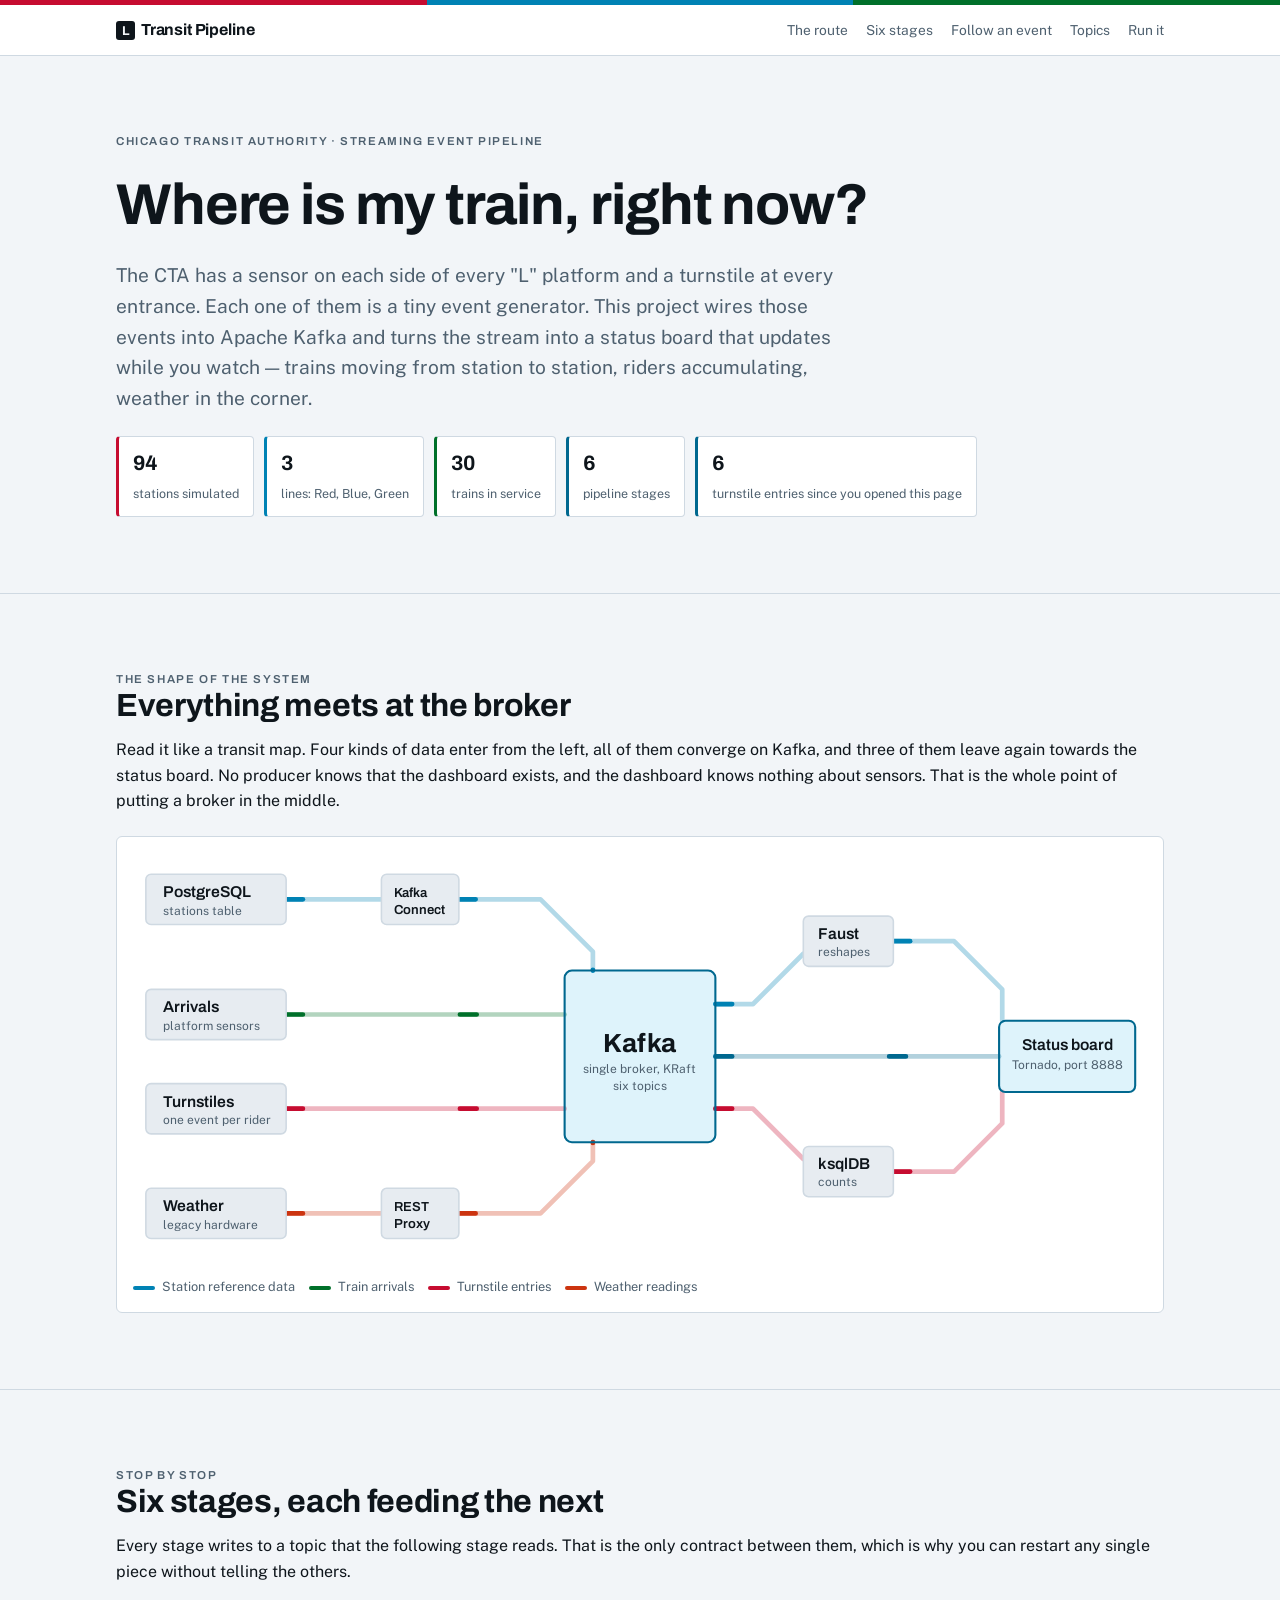
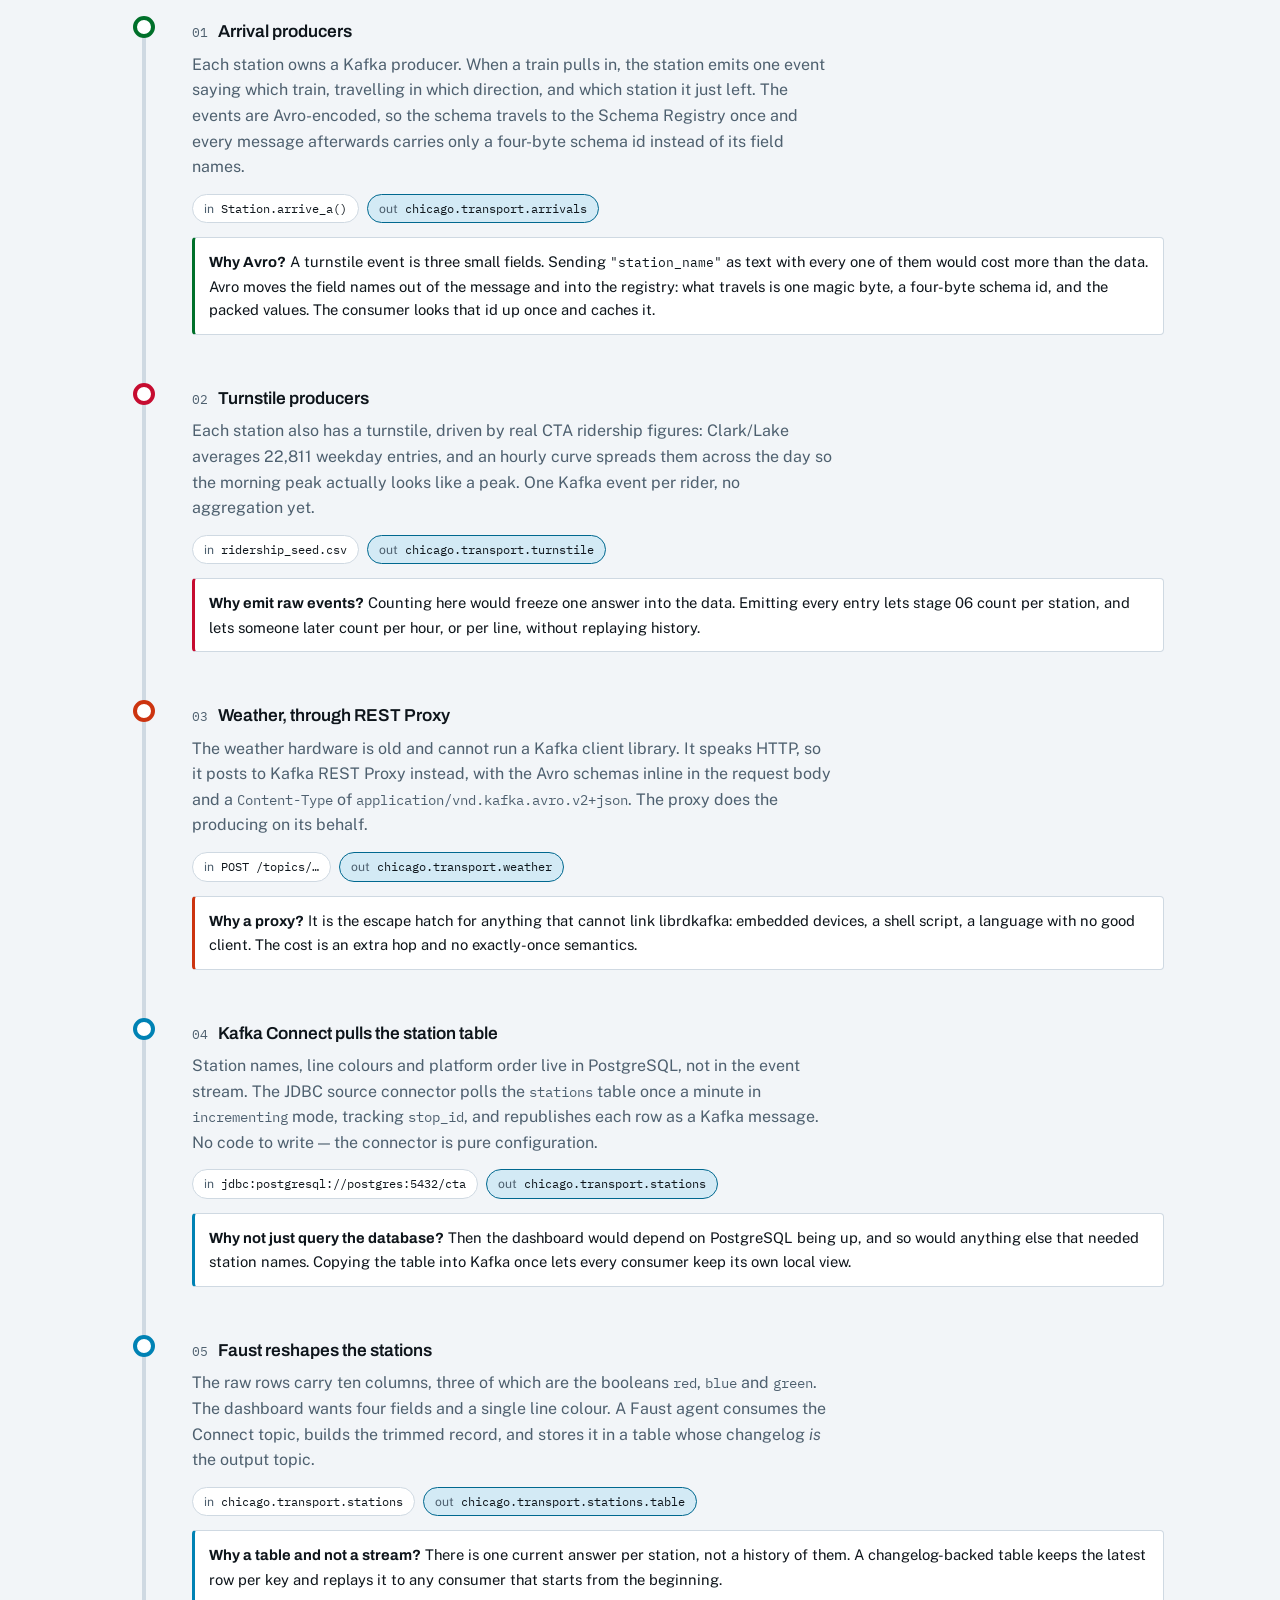
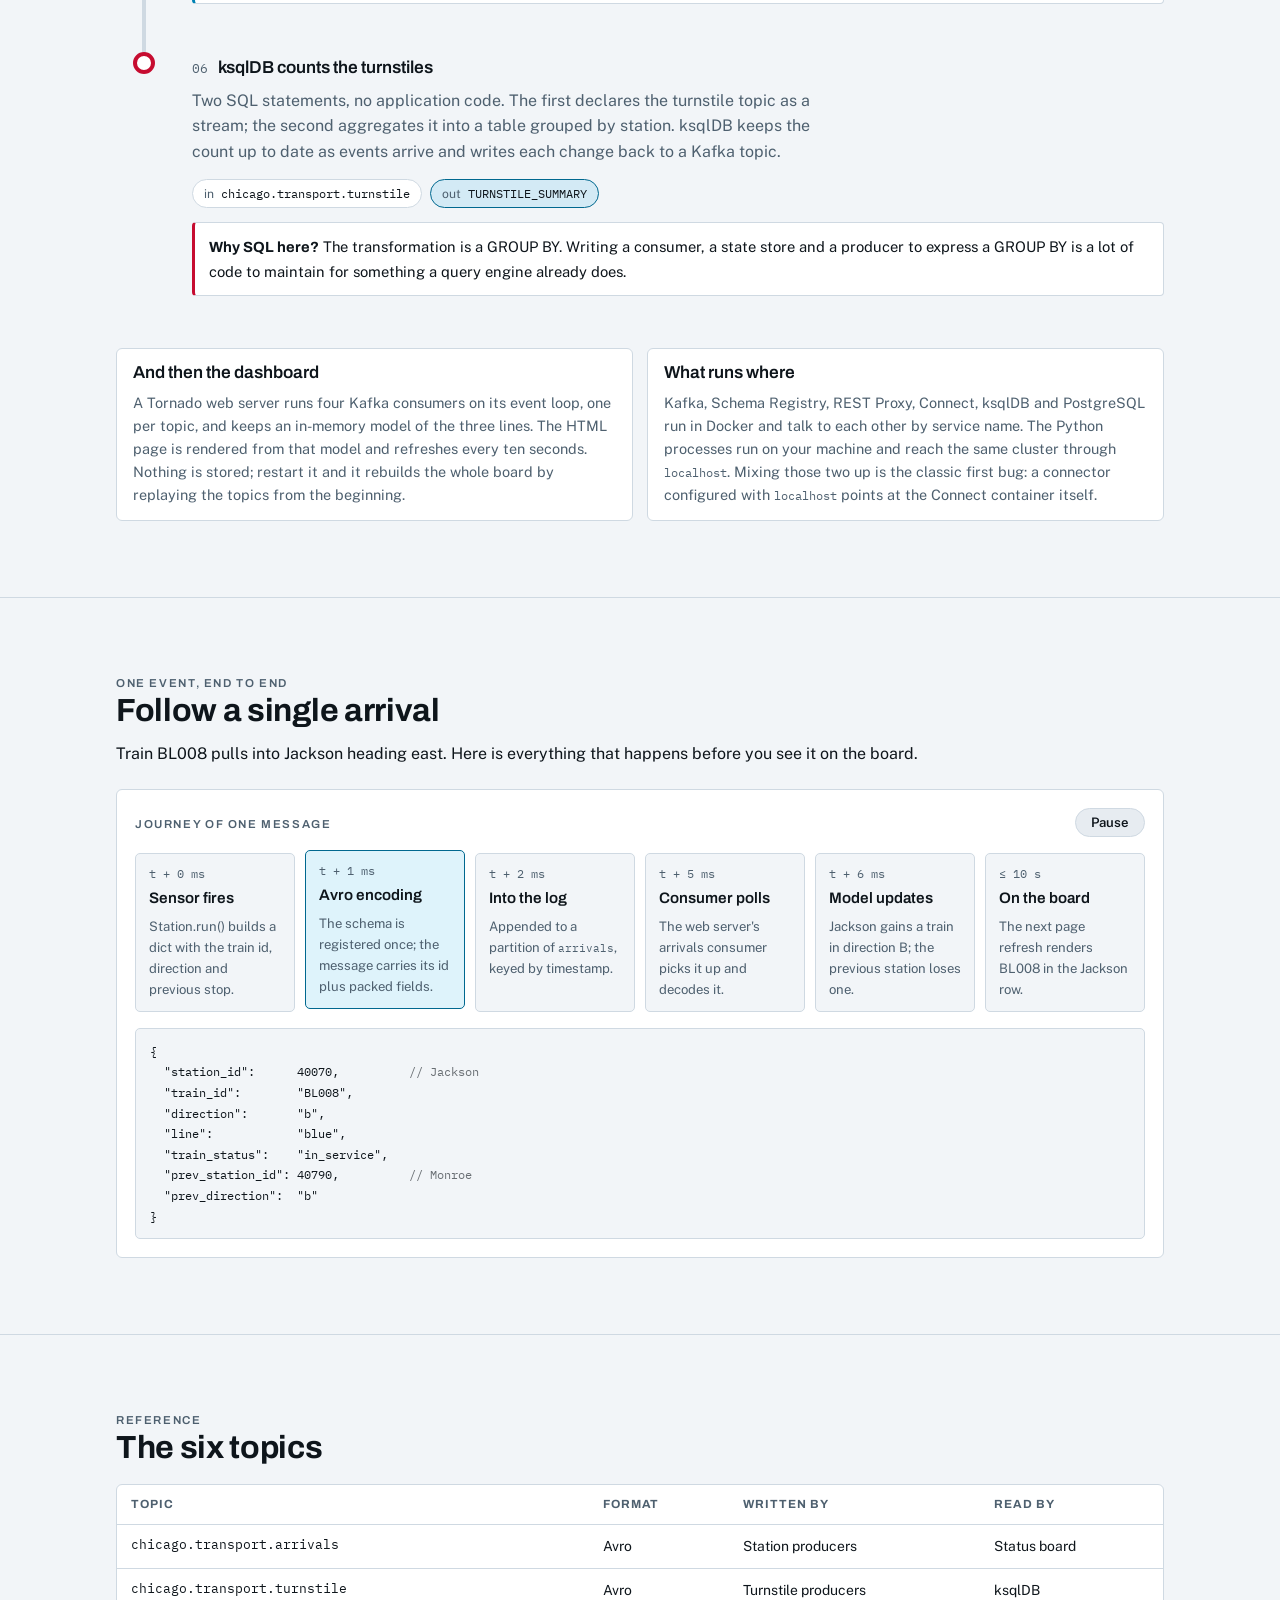
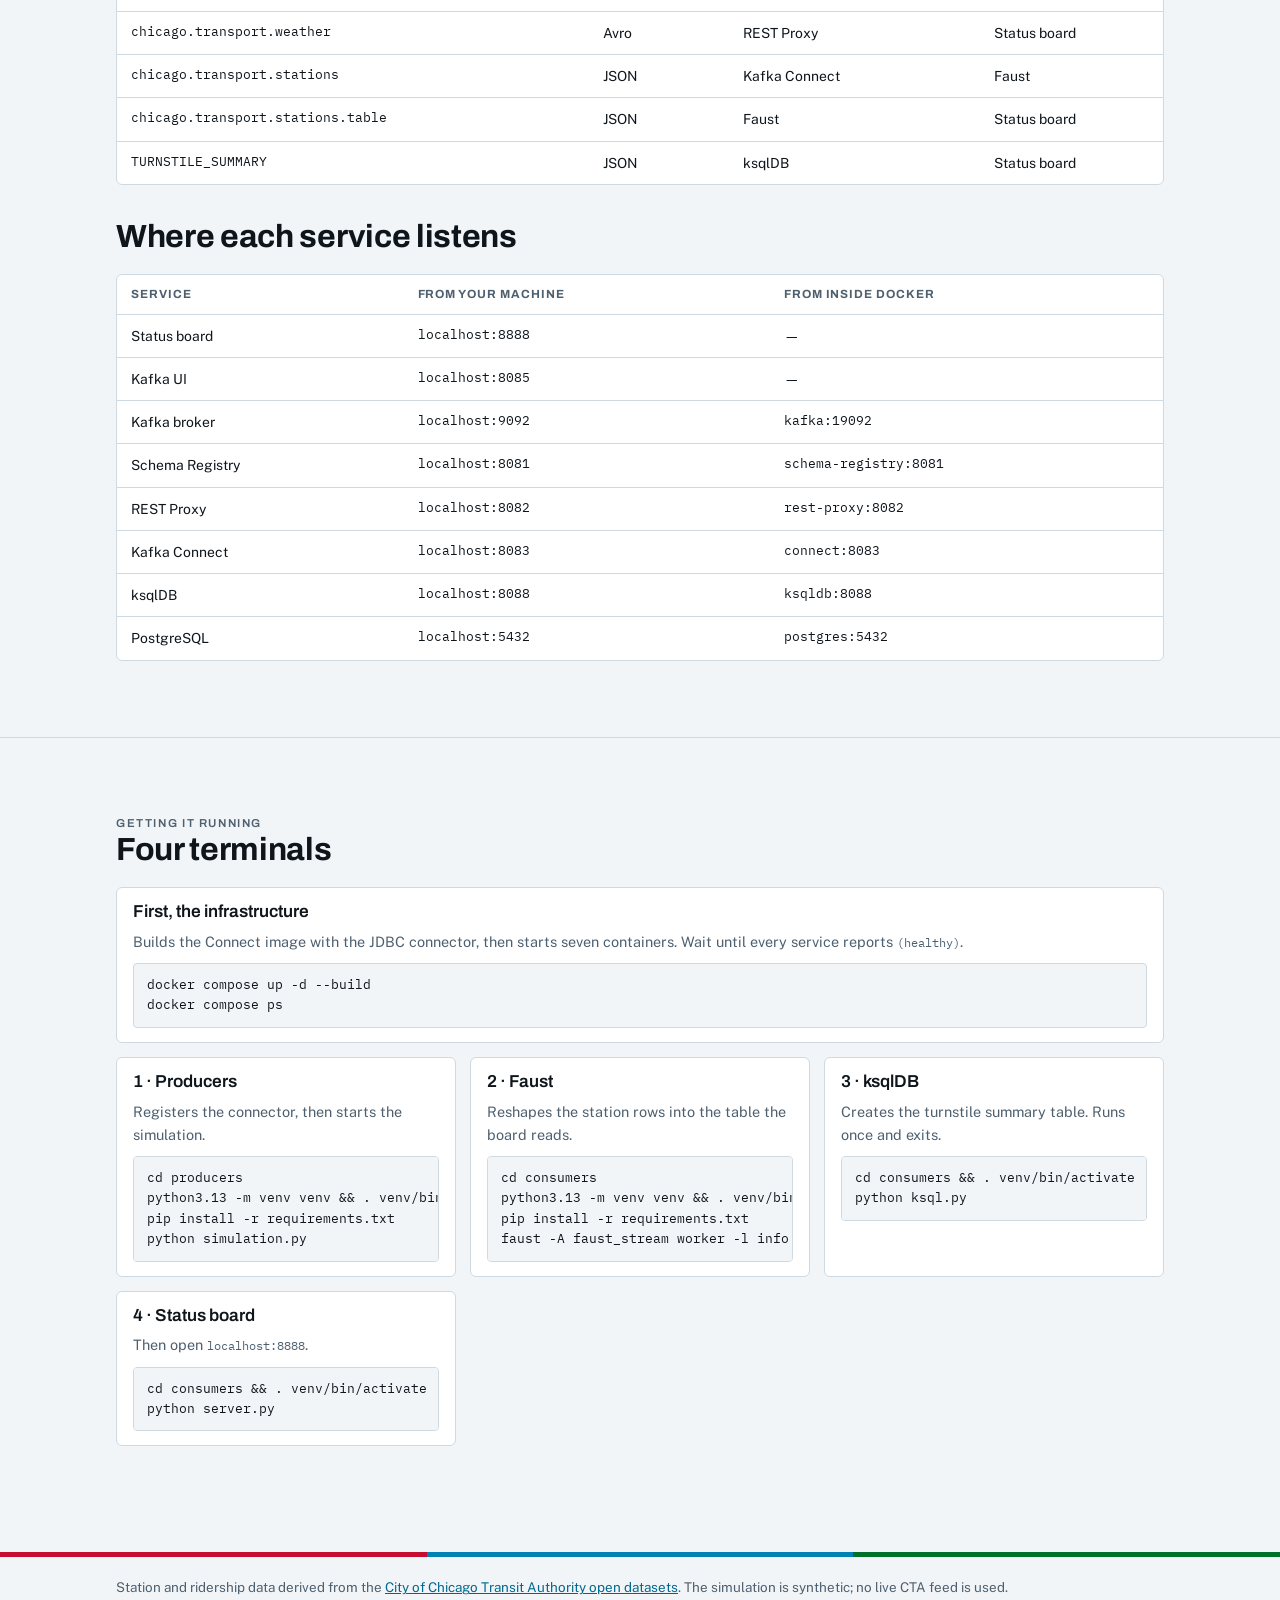
<file: docs/index.html>
<!doctype html>
<html lang="en">
<head>
<meta charset="utf-8">
<meta name="viewport" content="width=device-width, initial-scale=1, viewport-fit=cover">
<title>CTA Transit Pipeline</title>
<meta name="claude:viewport-fit-sides" content="cover">
<meta name="description" content="How a Kafka event pipeline turns Chicago Transit Authority sensor data into a live train status board.">
<link rel="preconnect" href="https://fonts.googleapis.com">
<link rel="preconnect" href="https://fonts.gstatic.com" crossorigin>
<link rel="stylesheet" href="https://fonts.googleapis.com/css2?family=Archivo:wght@600;700&family=IBM+Plex+Mono:wght@400;500&family=Public+Sans:wght@400;500;600&display=swap">
<style>
/* Layout: a transit route diagram read left to right, then a vertical line
   rail down the page with one station stop per pipeline stage. */
:root {
  --bg: #f2f5f8;
  --surface: #ffffff;
  --surface-2: #e7ecf1;
  --fg: #0e151b;
  --fg-muted: #4e606f;
  --rule: #cfd9e2;
  --accent: #00688f;
  --accent-soft: rgba(0, 161, 222, 0.13);
  --line-red: #c60c30;
  --line-blue: #0082b4;
  --line-green: #00702a;
  --line-orange: #cc3410;

  --font-display: "Archivo", "Helvetica Neue", Helvetica, Arial, sans-serif;
  --font-body: "Public Sans", "Helvetica Neue", Helvetica, Arial, sans-serif;
  --font-mono: "IBM Plex Mono", ui-monospace, "SF Mono", Menlo, monospace;

  padding-top: env(safe-area-inset-top, 0px);
  padding-bottom: env(safe-area-inset-bottom, 0px);
  color-scheme: light;
}

@media (prefers-color-scheme: dark) {
  :root:not([data-theme="light"]) {
    --bg: #0a1016;
    --surface: #121b24;
    --surface-2: #1a2531;
    --fg: #e6eef5;
    --fg-muted: #90a3b4;
    --rule: #25323f;
    --accent: #45bdf0;
    --accent-soft: rgba(0, 161, 222, 0.18);
    --line-red: #ea4e68;
    --line-blue: #2b9fd6;
    --line-green: #1aa05f;
    --line-orange: #e86a35;
    color-scheme: dark;
  }
}
:root[data-theme="dark"] {
  --bg: #0a1016;
  --surface: #121b24;
  --surface-2: #1a2531;
  --fg: #e6eef5;
  --fg-muted: #90a3b4;
  --rule: #25323f;
  --accent: #45bdf0;
  --accent-soft: rgba(0, 161, 222, 0.18);
  --line-red: #ea4e68;
  --line-blue: #2b9fd6;
  --line-green: #1aa05f;
  --line-orange: #e86a35;
  color-scheme: dark;
}

* { box-sizing: border-box; }
body {
  margin: 0;
  background: var(--bg);
  color: var(--fg);
  font-family: var(--font-body);
  font-size: 16px;
  line-height: 1.6;
  -webkit-font-smoothing: antialiased;
}
img { max-width: 100%; }
[hidden] { display: none !important; }

h1, h2, h3 { font-family: var(--font-display); text-wrap: balance; line-height: 1.15; margin: 0; }
h1 { font-size: clamp(2.1rem, 6vw, 3.6rem); font-weight: 700; letter-spacing: -0.02em; }
h2 { font-size: clamp(1.4rem, 3.4vw, 2rem); font-weight: 700; letter-spacing: -0.01em; }
h3 { font-size: 1.08rem; font-weight: 600; }
p { margin: 0; }
a { color: var(--accent); }
code, .mono { font-family: var(--font-mono); font-size: 0.86em; }

.wrap {
  max-width: 1080px;
  margin: 0 auto;
  padding-left: max(16px, env(safe-area-inset-left, 0px));
  padding-right: max(16px, env(safe-area-inset-right, 0px));
}
.band { padding-block: clamp(40px, 7vw, 76px); }
.band + .band { border-top: 1px solid var(--rule); }

.eyebrow {
  font-family: var(--font-display);
  font-size: 0.72rem;
  font-weight: 600;
  letter-spacing: 0.14em;
  text-transform: uppercase;
  color: var(--fg-muted);
}

/* ---- route stripe, the CTA line colours ---- */
.stripe { display: flex; height: 5px; }
.stripe span { flex: 1; }
.stripe .r { background: var(--line-red); }
.stripe .b { background: var(--line-blue); }
.stripe .g { background: var(--line-green); }

/* ---- header ---- */
header.site {
  position: sticky;
  top: env(safe-area-inset-top, 0px);
  z-index: 10;
  background: var(--surface);
  border-bottom: 1px solid var(--rule);
}
body::before {
  content: "";
  position: fixed;
  inset: 0 0 auto;
  height: env(safe-area-inset-top, 0px);
  z-index: 10;
  background: var(--surface);
}
.site .inner {
  display: flex;
  align-items: center;
  justify-content: space-between;
  gap: 16px;
  padding-block: 12px;
  flex-wrap: wrap;
}
.wordmark { font-family: var(--font-display); font-weight: 700; letter-spacing: -0.01em; }
.wordmark .l {
  display: inline-grid;
  place-items: center;
  width: 1.5em; height: 1.5em;
  margin-right: 0.45em;
  background: var(--fg);
  color: var(--bg);
  border-radius: 3px;
  font-size: 0.8em;
}
.site nav { display: flex; gap: 18px; flex-wrap: wrap; font-size: 0.86rem; }
.site nav a { color: var(--fg-muted); text-decoration: none; }
.site nav a:hover { color: var(--accent); }

/* ---- hero ---- */
.hero { display: grid; gap: 22px; }
.hero .lede { font-size: clamp(1.02rem, 2vw, 1.2rem); color: var(--fg-muted); max-width: 62ch; }
.facts { display: flex; flex-wrap: wrap; gap: 10px; }
.fact {
  border: 1px solid var(--rule);
  border-left: 3px solid var(--fct, var(--accent));
  background: var(--surface);
  border-radius: 4px;
  padding: 10px 14px;
  min-width: 0;
}
.fact b { font-family: var(--font-display); font-size: 1.3rem; display: block; font-variant-numeric: tabular-nums; }
.fact span { font-size: 0.78rem; color: var(--fg-muted); }

/* ---- route diagram ---- */
.diagram { background: var(--surface); border: 1px solid var(--rule); border-radius: 6px; padding: 10px; }
.diagram .scroller { overflow-x: auto; }
.diagram svg { display: block; min-width: 760px; width: 100%; height: auto; }
.node-box { fill: var(--surface-2); stroke: var(--rule); stroke-width: 1.5; }
.node-box.hub { fill: var(--accent-soft); stroke: var(--accent); stroke-width: 2; }
.node-t { font-family: var(--font-display); font-size: 15px; font-weight: 600; fill: var(--fg); }
.node-s { font-family: var(--font-body); font-size: 11.5px; fill: var(--fg-muted); }
.hub-t { font-family: var(--font-display); font-size: 25px; font-weight: 700; fill: var(--fg); letter-spacing: 0.02em; }
.track { fill: none; stroke-width: 4.5; stroke-linecap: round; stroke-linejoin: round; opacity: 0.3; }
.pulse { fill: none; stroke-width: 4.5; stroke-linecap: round; stroke-linejoin: round;
         stroke-dasharray: 16 150; animation: flow 3.2s linear infinite; }
@keyframes flow { to { stroke-dashoffset: -166; } }
.t-blue { stroke: var(--line-blue); }
.t-green { stroke: var(--line-green); }
.t-red { stroke: var(--line-red); }
.t-orange { stroke: var(--line-orange); }
.t-accent { stroke: var(--accent); }
.legend { display: flex; flex-wrap: wrap; gap: 14px; padding: 12px 6px 4px; font-size: 0.8rem; color: var(--fg-muted); }
.legend i { display: inline-block; width: 22px; height: 4px; border-radius: 2px; margin-right: 7px; vertical-align: middle; }

/* ---- stages along a rail ---- */
.stages { display: grid; gap: 0; margin-top: 10px; }
.stage {
  display: grid;
  grid-template-columns: 56px minmax(0, 1fr);
  gap: 0 20px;
  position: relative;
}
.rail { position: relative; }
.rail::before {
  content: "";
  position: absolute;
  left: 50%; top: 0; bottom: 0;
  width: 4px;
  margin-left: -2px;
  background: var(--rule);
}
.stage:first-child .rail::before { top: 34px; }
.stage:last-child .rail::before { bottom: calc(100% - 34px); }
.stop {
  position: absolute;
  left: 50%; top: 22px;
  width: 22px; height: 22px;
  margin-left: -11px;
  border-radius: 50%;
  background: var(--surface);
  border: 4px solid var(--stop, var(--accent));
  z-index: 1;
}
.stage-body { padding-block: 14px 26px; min-width: 0; }
.stage-head { display: flex; align-items: baseline; gap: 10px; flex-wrap: wrap; padding-top: 14px; }
.stage-num { font-family: var(--font-mono); font-size: 0.8rem; color: var(--fg-muted); }
.stage-body > p { color: var(--fg-muted); margin-top: 8px; max-width: 64ch; }
.io {
  display: flex; flex-wrap: wrap; gap: 8px; margin-top: 14px;
}
.chip {
  display: inline-flex; align-items: center; gap: 7px;
  border: 1px solid var(--rule); background: var(--surface);
  border-radius: 999px; padding: 4px 11px;
  font-family: var(--font-mono); font-size: 0.76rem;
  min-width: 0;
}
.chip em { font-style: normal; color: var(--fg-muted); font-family: var(--font-body); }
.chip.out { border-color: var(--accent); background: var(--accent-soft); }
.why {
  margin-top: 14px; padding: 12px 14px;
  background: var(--surface); border: 1px solid var(--rule);
  border-left: 3px solid var(--stop, var(--accent));
  border-radius: 4px; font-size: 0.92rem;
}
.why b { font-family: var(--font-display); }

/* ---- walkthrough ---- */
.walk { background: var(--surface); border: 1px solid var(--rule); border-radius: 6px; padding: 18px; margin-top: 22px; }
.walk-head { display: flex; justify-content: space-between; align-items: center; gap: 14px; flex-wrap: wrap; }
.walk-steps { display: grid; grid-template-columns: repeat(auto-fit, minmax(150px, 1fr)); gap: 10px; margin-top: 16px; }
.wstep {
  border: 1px solid var(--rule); background: var(--bg);
  border-radius: 5px; padding: 11px 13px; min-width: 0;
  transition: background 0.35s ease, border-color 0.35s ease, transform 0.35s ease;
}
.wstep.on { background: var(--accent-soft); border-color: var(--accent); transform: translateY(-3px); }
.wstep .k { font-family: var(--font-mono); font-size: 0.72rem; color: var(--fg-muted); }
.wstep .v { font-family: var(--font-display); font-weight: 600; font-size: 0.95rem; margin-top: 3px; }
.wstep .d { font-size: 0.82rem; color: var(--fg-muted); margin-top: 5px; }
.payload {
  margin-top: 16px; background: var(--bg); border: 1px solid var(--rule);
  border-radius: 5px; padding: 12px 14px; overflow-x: auto;
}
.payload pre { margin: 0; font-family: var(--font-mono); font-size: 0.78rem; line-height: 1.65; }
.btn {
  font-family: var(--font-body); font-size: 0.82rem; font-weight: 600;
  border: 1px solid var(--rule); background: var(--surface-2); color: var(--fg);
  border-radius: 999px; padding: 6px 15px; cursor: pointer;
}
.btn:hover { border-color: var(--accent); color: var(--accent); }

/* ---- tables and code ---- */
.tablewrap { overflow-x: auto; border: 1px solid var(--rule); border-radius: 6px; background: var(--surface); }
table { border-collapse: collapse; width: 100%; font-size: 0.87rem; min-width: 540px; }
th, td { text-align: left; padding: 10px 14px; border-bottom: 1px solid var(--rule); vertical-align: top; }
th { font-family: var(--font-display); font-size: 0.74rem; letter-spacing: 0.08em; text-transform: uppercase; color: var(--fg-muted); }
tr:last-child td { border-bottom: 0; }
td.mono { font-family: var(--font-mono); font-size: 0.8rem; white-space: nowrap; }

.steps-run { display: grid; gap: 14px; margin-top: 18px; }
.runcard { border: 1px solid var(--rule); background: var(--surface); border-radius: 6px; padding: 14px 16px; min-width: 0; }
.runcard h3 { margin-bottom: 8px; }
.runcard p { color: var(--fg-muted); font-size: 0.9rem; }
.runcard pre {
  margin: 10px 0 0; background: var(--bg); border: 1px solid var(--rule);
  border-radius: 4px; padding: 11px 13px; overflow-x: auto;
  font-family: var(--font-mono); font-size: 0.8rem; line-height: 1.6;
}
.grid2 { display: grid; grid-template-columns: repeat(auto-fit, minmax(270px, 1fr)); gap: 14px; }

footer.site { padding-block: 30px; color: var(--fg-muted); font-size: 0.84rem; }

@media (max-width: 560px) {
  .stage { grid-template-columns: 38px minmax(0, 1fr); gap: 0 14px; }
  .stop { width: 18px; height: 18px; margin-left: -9px; border-width: 3px; }
}

@media (prefers-reduced-motion: reduce) {
  .pulse { animation: none; stroke-dasharray: none; opacity: 0.85; }
  .wstep { transition: none; }
  * { scroll-behavior: auto; }
}
</style>
</head>
<body>

<header class="site">
  <div class="stripe"><span class="r"></span><span class="b"></span><span class="g"></span></div>
  <div class="wrap inner">
    <div class="wordmark"><span class="l">L</span>Transit Pipeline</div>
    <nav>
      <a href="#route">The route</a>
      <a href="#stages">Six stages</a>
      <a href="#follow">Follow an event</a>
      <a href="#topics">Topics</a>
      <a href="#run">Run it</a>
    </nav>
  </div>
</header>

<section class="band">
  <div class="wrap hero">
    <p class="eyebrow">Chicago Transit Authority &middot; streaming event pipeline</p>
    <h1>Where is my train, right now?</h1>
    <p class="lede">
      The CTA has a sensor on each side of every "L" platform and a turnstile at every entrance.
      Each one of them is a tiny event generator. This project wires those events into Apache Kafka
      and turns the stream into a status board that updates while you watch &mdash; trains moving
      from station to station, riders accumulating, weather in the corner.
    </p>
    <div class="facts">
      <div class="fact" style="--fct: var(--line-red)"><b>94</b><span>stations simulated</span></div>
      <div class="fact" style="--fct: var(--line-blue)"><b>3</b><span>lines: Red, Blue, Green</span></div>
      <div class="fact" style="--fct: var(--line-green)"><b>30</b><span>trains in service</span></div>
      <div class="fact"><b>6</b><span>pipeline stages</span></div>
      <div class="fact"><b id="riders">0</b><span>turnstile entries since you opened this page</span></div>
    </div>
  </div>
</section>

<section class="band" id="route">
  <div class="wrap">
    <p class="eyebrow">The shape of the system</p>
    <h2>Everything meets at the broker</h2>
    <p class="lede" style="margin-top:12px">
      Read it like a transit map. Four kinds of data enter from the left, all of them converge on
      Kafka, and three of them leave again towards the status board. No producer knows that the
      dashboard exists, and the dashboard knows nothing about sensors. That is the whole point of
      putting a broker in the middle.
    </p>

    <div class="diagram" style="margin-top:22px">
      <div class="scroller">
        <svg viewBox="0 0 980 400" role="img" aria-label="Diagram: PostgreSQL through Kafka Connect, train arrivals, turnstiles, and weather through REST Proxy all feed Kafka; Faust and ksqlDB transform the streams; the status server consumes the results.">
          <!-- tracks -->
          <g>
            <path class="track t-blue"   d="M 152 50 H 243"/>
            <path class="track t-blue"   d="M 317 50 H 395 L 445 100 V 118"/>
            <path class="track t-green"  d="M 152 160 H 418"/>
            <path class="track t-red"    d="M 152 250 H 418"/>
            <path class="track t-orange" d="M 152 350 H 243"/>
            <path class="track t-orange" d="M 317 350 H 395 L 445 300 V 282"/>
            <path class="track t-blue"   d="M 562 150 H 598 L 646 102"/>
            <path class="track t-red"    d="M 562 250 H 598 L 646 298"/>
            <path class="track t-blue"   d="M 732 90 H 790 L 836 136 V 166"/>
            <path class="track t-red"    d="M 732 310 H 790 L 836 264 V 234"/>
            <path class="track t-accent" d="M 562 200 H 833"/>

            <path class="pulse t-blue"   d="M 152 50 H 243"/>
            <path class="pulse t-blue"   d="M 317 50 H 395 L 445 100 V 118"/>
            <path class="pulse t-green"  d="M 152 160 H 418"/>
            <path class="pulse t-red"    d="M 152 250 H 418"/>
            <path class="pulse t-orange" d="M 152 350 H 243"/>
            <path class="pulse t-orange" d="M 317 350 H 395 L 445 300 V 282"/>
            <path class="pulse t-blue"   d="M 562 150 H 598 L 646 102" style="animation-delay:.4s"/>
            <path class="pulse t-red"    d="M 562 250 H 598 L 646 298" style="animation-delay:.6s"/>
            <path class="pulse t-blue"   d="M 732 90 H 790 L 836 136 V 166" style="animation-delay:.9s"/>
            <path class="pulse t-red"    d="M 732 310 H 790 L 836 264 V 234" style="animation-delay:1.1s"/>
            <path class="pulse t-accent" d="M 562 200 H 833" style="animation-delay:.5s"/>
          </g>

          <!-- sources -->
          <g>
            <rect class="node-box" x="18" y="26" width="134" height="48" rx="5"/>
            <text class="node-t" x="34" y="48">PostgreSQL</text>
            <text class="node-s" x="34" y="65">stations table</text>

            <rect class="node-box" x="18" y="136" width="134" height="48" rx="5"/>
            <text class="node-t" x="34" y="158">Arrivals</text>
            <text class="node-s" x="34" y="175">platform sensors</text>

            <rect class="node-box" x="18" y="226" width="134" height="48" rx="5"/>
            <text class="node-t" x="34" y="248">Turnstiles</text>
            <text class="node-s" x="34" y="265">one event per rider</text>

            <rect class="node-box" x="18" y="326" width="134" height="48" rx="5"/>
            <text class="node-t" x="34" y="348">Weather</text>
            <text class="node-s" x="34" y="365">legacy hardware</text>
          </g>

          <!-- gateways -->
          <g>
            <rect class="node-box" x="243" y="26" width="74" height="48" rx="5"/>
            <text class="node-t" x="255" y="48" style="font-size:12.5px">Kafka</text>
            <text class="node-t" x="255" y="64" style="font-size:12.5px">Connect</text>

            <rect class="node-box" x="243" y="326" width="74" height="48" rx="5"/>
            <text class="node-t" x="255" y="348" style="font-size:12.5px">REST</text>
            <text class="node-t" x="255" y="364" style="font-size:12.5px">Proxy</text>
          </g>

          <!-- hub -->
          <g>
            <rect class="node-box hub" x="418" y="118" width="144" height="164" rx="7"/>
            <text class="hub-t" x="490" y="196" text-anchor="middle">Kafka</text>
            <text class="node-s" x="490" y="216" text-anchor="middle">single broker, KRaft</text>
            <text class="node-s" x="490" y="232" text-anchor="middle">six topics</text>
          </g>

          <!-- processors -->
          <g>
            <rect class="node-box" x="646" y="66" width="86" height="48" rx="5"/>
            <text class="node-t" x="660" y="88">Faust</text>
            <text class="node-s" x="660" y="104">reshapes</text>

            <rect class="node-box" x="646" y="286" width="86" height="48" rx="5"/>
            <text class="node-t" x="660" y="308">ksqlDB</text>
            <text class="node-s" x="660" y="324">counts</text>
          </g>

          <!-- sink -->
          <g>
            <rect class="node-box hub" x="833" y="166" width="130" height="68" rx="6"/>
            <text class="node-t" x="898" y="194" text-anchor="middle">Status board</text>
            <text class="node-s" x="898" y="212" text-anchor="middle">Tornado, port 8888</text>
          </g>
        </svg>
      </div>
      <div class="legend">
        <span><i style="background:var(--line-blue)"></i>Station reference data</span>
        <span><i style="background:var(--line-green)"></i>Train arrivals</span>
        <span><i style="background:var(--line-red)"></i>Turnstile entries</span>
        <span><i style="background:var(--line-orange)"></i>Weather readings</span>
      </div>
    </div>
  </div>
</section>

<section class="band" id="stages">
  <div class="wrap">
    <p class="eyebrow">Stop by stop</p>
    <h2>Six stages, each feeding the next</h2>
    <p class="lede" style="margin-top:12px">
      Every stage writes to a topic that the following stage reads. That is the only contract
      between them, which is why you can restart any single piece without telling the others.
    </p>

    <div class="stages">

      <div class="stage" style="--stop: var(--line-green)">
        <div class="rail"><span class="stop"></span></div>
        <div class="stage-body">
          <div class="stage-head"><span class="stage-num">01</span><h3>Arrival producers</h3></div>
          <p>
            Each station owns a Kafka producer. When a train pulls in, the station emits one event
            saying which train, travelling in which direction, and which station it just left. The
            events are Avro-encoded, so the schema travels to the Schema Registry once and every
            message afterwards carries only a four-byte schema id instead of its field names.
          </p>
          <div class="io">
            <span class="chip"><em>in</em> Station.arrive_a()</span>
            <span class="chip out"><em>out</em> chicago.transport.arrivals</span>
          </div>
          <div class="why"><b>Why Avro?</b> A turnstile event is three small fields. Sending
            <code>"station_name"</code> as text with every one of them would cost more than the data.
            Avro moves the field names out of the message and into the registry: what travels is one
            magic byte, a four-byte schema id, and the packed values. The consumer looks that id up
            once and caches it.</div>
        </div>
      </div>

      <div class="stage" style="--stop: var(--line-red)">
        <div class="rail"><span class="stop"></span></div>
        <div class="stage-body">
          <div class="stage-head"><span class="stage-num">02</span><h3>Turnstile producers</h3></div>
          <p>
            Each station also has a turnstile, driven by real CTA ridership figures: Clark/Lake
            averages 22,811 weekday entries, and an hourly curve spreads them across the day so the
            morning peak actually looks like a peak. One Kafka event per rider, no aggregation yet.
          </p>
          <div class="io">
            <span class="chip"><em>in</em> ridership_seed.csv</span>
            <span class="chip out"><em>out</em> chicago.transport.turnstile</span>
          </div>
          <div class="why"><b>Why emit raw events?</b> Counting here would freeze one answer into the
            data. Emitting every entry lets stage 06 count per station, and lets someone later count
            per hour, or per line, without replaying history.</div>
        </div>
      </div>

      <div class="stage" style="--stop: var(--line-orange)">
        <div class="rail"><span class="stop"></span></div>
        <div class="stage-body">
          <div class="stage-head"><span class="stage-num">03</span><h3>Weather, through REST Proxy</h3></div>
          <p>
            The weather hardware is old and cannot run a Kafka client library. It speaks HTTP, so it
            posts to Kafka REST Proxy instead, with the Avro schemas inline in the request body and
            a <code>Content-Type</code> of <code>application/vnd.kafka.avro.v2+json</code>. The
            proxy does the producing on its behalf.
          </p>
          <div class="io">
            <span class="chip"><em>in</em> POST /topics/&hellip;</span>
            <span class="chip out"><em>out</em> chicago.transport.weather</span>
          </div>
          <div class="why"><b>Why a proxy?</b> It is the escape hatch for anything that cannot link
            librdkafka: embedded devices, a shell script, a language with no good client. The cost
            is an extra hop and no exactly-once semantics.</div>
        </div>
      </div>

      <div class="stage" style="--stop: var(--line-blue)">
        <div class="rail"><span class="stop"></span></div>
        <div class="stage-body">
          <div class="stage-head"><span class="stage-num">04</span><h3>Kafka Connect pulls the station table</h3></div>
          <p>
            Station names, line colours and platform order live in PostgreSQL, not in the event
            stream. The JDBC source connector polls the <code>stations</code> table once a minute in
            <code>incrementing</code> mode, tracking <code>stop_id</code>, and republishes each row
            as a Kafka message. No code to write &mdash; the connector is pure configuration.
          </p>
          <div class="io">
            <span class="chip"><em>in</em> jdbc:postgresql://postgres:5432/cta</span>
            <span class="chip out"><em>out</em> chicago.transport.stations</span>
          </div>
          <div class="why"><b>Why not just query the database?</b> Then the dashboard would depend on
            PostgreSQL being up, and so would anything else that needed station names. Copying the
            table into Kafka once lets every consumer keep its own local view.</div>
        </div>
      </div>

      <div class="stage" style="--stop: var(--line-blue)">
        <div class="rail"><span class="stop"></span></div>
        <div class="stage-body">
          <div class="stage-head"><span class="stage-num">05</span><h3>Faust reshapes the stations</h3></div>
          <p>
            The raw rows carry ten columns, three of which are the booleans <code>red</code>,
            <code>blue</code> and <code>green</code>. The dashboard wants four fields and a single
            line colour. A Faust agent consumes the Connect topic, builds the trimmed record, and
            stores it in a table whose changelog <em>is</em> the output topic.
          </p>
          <div class="io">
            <span class="chip"><em>in</em> chicago.transport.stations</span>
            <span class="chip out"><em>out</em> chicago.transport.stations.table</span>
          </div>
          <div class="why"><b>Why a table and not a stream?</b> There is one current answer per
            station, not a history of them. A changelog-backed table keeps the latest row per key and
            replays it to any consumer that starts from the beginning.</div>
        </div>
      </div>

      <div class="stage" style="--stop: var(--line-red)">
        <div class="rail"><span class="stop"></span></div>
        <div class="stage-body">
          <div class="stage-head"><span class="stage-num">06</span><h3>ksqlDB counts the turnstiles</h3></div>
          <p>
            Two SQL statements, no application code. The first declares the turnstile topic as a
            stream; the second aggregates it into a table grouped by station. ksqlDB keeps the count
            up to date as events arrive and writes each change back to a Kafka topic.
          </p>
          <div class="io">
            <span class="chip"><em>in</em> chicago.transport.turnstile</span>
            <span class="chip out"><em>out</em> TURNSTILE_SUMMARY</span>
          </div>
          <div class="why"><b>Why SQL here?</b> The transformation is a GROUP BY. Writing a consumer,
            a state store and a producer to express a GROUP BY is a lot of code to maintain for
            something a query engine already does.</div>
        </div>
      </div>

    </div>

    <div class="grid2" style="margin-top:26px">
      <div class="runcard">
        <h3>And then the dashboard</h3>
        <p>
          A Tornado web server runs four Kafka consumers on its event loop, one per topic, and keeps
          an in-memory model of the three lines. The HTML page is rendered from that model and
          refreshes every ten seconds. Nothing is stored; restart it and it rebuilds the whole board
          by replaying the topics from the beginning.
        </p>
      </div>
      <div class="runcard">
        <h3>What runs where</h3>
        <p>
          Kafka, Schema Registry, REST Proxy, Connect, ksqlDB and PostgreSQL run in Docker and talk
          to each other by service name. The Python processes run on your machine and reach the same
          cluster through <code>localhost</code>. Mixing those two up is the classic first bug: a
          connector configured with <code>localhost</code> points at the Connect container itself.
        </p>
      </div>
    </div>
  </div>
</section>

<section class="band" id="follow">
  <div class="wrap">
    <p class="eyebrow">One event, end to end</p>
    <h2>Follow a single arrival</h2>
    <p class="lede" style="margin-top:12px">
      Train BL008 pulls into Jackson heading east. Here is everything that happens before you see it
      on the board.
    </p>

    <div class="walk">
      <div class="walk-head">
        <div><span class="eyebrow">Journey of one message</span></div>
        <button class="btn" id="walkToggle" type="button">Pause</button>
      </div>
      <div class="walk-steps" id="walkSteps">
        <div class="wstep on">
          <div class="k">t + 0 ms</div>
          <div class="v">Sensor fires</div>
          <div class="d">Station.run() builds a dict with the train id, direction and previous stop.</div>
        </div>
        <div class="wstep">
          <div class="k">t + 1 ms</div>
          <div class="v">Avro encoding</div>
          <div class="d">The schema is registered once; the message carries its id plus packed fields.</div>
        </div>
        <div class="wstep">
          <div class="k">t + 2 ms</div>
          <div class="v">Into the log</div>
          <div class="d">Appended to a partition of <span class="mono">arrivals</span>, keyed by timestamp.</div>
        </div>
        <div class="wstep">
          <div class="k">t + 5 ms</div>
          <div class="v">Consumer polls</div>
          <div class="d">The web server's arrivals consumer picks it up and decodes it.</div>
        </div>
        <div class="wstep">
          <div class="k">t + 6 ms</div>
          <div class="v">Model updates</div>
          <div class="d">Jackson gains a train in direction B; the previous station loses one.</div>
        </div>
        <div class="wstep">
          <div class="k">&le; 10 s</div>
          <div class="v">On the board</div>
          <div class="d">The next page refresh renders BL008 in the Jackson row.</div>
        </div>
      </div>

      <div class="payload">
<pre>{
  "station_id":      40070,          <span style="opacity:.6">// Jackson</span>
  "train_id":        "BL008",
  "direction":       "b",
  "line":            "blue",
  "train_status":    "in_service",
  "prev_station_id": 40790,          <span style="opacity:.6">// Monroe</span>
  "prev_direction":  "b"
}</pre>
      </div>
    </div>
  </div>
</section>

<section class="band" id="topics">
  <div class="wrap">
    <p class="eyebrow">Reference</p>
    <h2>The six topics</h2>
    <div class="tablewrap" style="margin-top:18px">
      <table>
        <thead>
          <tr><th>Topic</th><th>Format</th><th>Written by</th><th>Read by</th></tr>
        </thead>
        <tbody>
          <tr><td class="mono">chicago.transport.arrivals</td><td>Avro</td><td>Station producers</td><td>Status board</td></tr>
          <tr><td class="mono">chicago.transport.turnstile</td><td>Avro</td><td>Turnstile producers</td><td>ksqlDB</td></tr>
          <tr><td class="mono">chicago.transport.weather</td><td>Avro</td><td>REST Proxy</td><td>Status board</td></tr>
          <tr><td class="mono">chicago.transport.stations</td><td>JSON</td><td>Kafka Connect</td><td>Faust</td></tr>
          <tr><td class="mono">chicago.transport.stations.table</td><td>JSON</td><td>Faust</td><td>Status board</td></tr>
          <tr><td class="mono">TURNSTILE_SUMMARY</td><td>JSON</td><td>ksqlDB</td><td>Status board</td></tr>
        </tbody>
      </table>
    </div>

    <h2 style="margin-top:34px">Where each service listens</h2>
    <div class="tablewrap" style="margin-top:18px">
      <table>
        <thead>
          <tr><th>Service</th><th>From your machine</th><th>From inside Docker</th></tr>
        </thead>
        <tbody>
          <tr><td>Status board</td><td class="mono">localhost:8888</td><td>&mdash;</td></tr>
          <tr><td>Kafka UI</td><td class="mono">localhost:8085</td><td>&mdash;</td></tr>
          <tr><td>Kafka broker</td><td class="mono">localhost:9092</td><td class="mono">kafka:19092</td></tr>
          <tr><td>Schema Registry</td><td class="mono">localhost:8081</td><td class="mono">schema-registry:8081</td></tr>
          <tr><td>REST Proxy</td><td class="mono">localhost:8082</td><td class="mono">rest-proxy:8082</td></tr>
          <tr><td>Kafka Connect</td><td class="mono">localhost:8083</td><td class="mono">connect:8083</td></tr>
          <tr><td>ksqlDB</td><td class="mono">localhost:8088</td><td class="mono">ksqldb:8088</td></tr>
          <tr><td>PostgreSQL</td><td class="mono">localhost:5432</td><td class="mono">postgres:5432</td></tr>
        </tbody>
      </table>
    </div>
  </div>
</section>

<section class="band" id="run">
  <div class="wrap">
    <p class="eyebrow">Getting it running</p>
    <h2>Four terminals</h2>
    <div class="steps-run">
      <div class="runcard">
        <h3>First, the infrastructure</h3>
        <p>Builds the Connect image with the JDBC connector, then starts seven containers. Wait until every service reports <code>(healthy)</code>.</p>
        <pre>docker compose up -d --build
docker compose ps</pre>
      </div>
      <div class="grid2">
        <div class="runcard">
          <h3>1 &middot; Producers</h3>
          <p>Registers the connector, then starts the simulation.</p>
          <pre>cd producers
python3.13 -m venv venv &amp;&amp; . venv/bin/activate
pip install -r requirements.txt
python simulation.py</pre>
        </div>
        <div class="runcard">
          <h3>2 &middot; Faust</h3>
          <p>Reshapes the station rows into the table the board reads.</p>
          <pre>cd consumers
python3.13 -m venv venv &amp;&amp; . venv/bin/activate
pip install -r requirements.txt
faust -A faust_stream worker -l info</pre>
        </div>
        <div class="runcard">
          <h3>3 &middot; ksqlDB</h3>
          <p>Creates the turnstile summary table. Runs once and exits.</p>
          <pre>cd consumers &amp;&amp; . venv/bin/activate
python ksql.py</pre>
        </div>
        <div class="runcard">
          <h3>4 &middot; Status board</h3>
          <p>Then open <code>localhost:8888</code>.</p>
          <pre>cd consumers &amp;&amp; . venv/bin/activate
python server.py</pre>
        </div>
      </div>
    </div>
  </div>
</section>

<footer class="site">
  <div class="stripe"><span class="r"></span><span class="b"></span><span class="g"></span></div>
  <div class="wrap" style="padding-top:20px">
    Station and ridership data derived from the
    <a href="https://www.transitchicago.com/data/">City of Chicago Transit Authority open datasets</a>.
    The simulation is synthetic; no live CTA feed is used.
  </div>
</footer>

<script>
(function () {
  var reduce = window.matchMedia && window.matchMedia("(prefers-reduced-motion: reduce)").matches;

  // Turnstile counter: the real ridership curve peaks around 08:00 and 17:00,
  // so the rate here is a plausible mid-day trickle rather than a constant.
  var ridersEl = document.getElementById("riders");
  if (ridersEl && !reduce) {
    var riders = 0;
    setInterval(function () {
      riders += 1 + Math.floor(Math.random() * 4);
      ridersEl.textContent = riders.toLocaleString();
    }, 900);
  }

  // Walkthrough stepper
  var steps = Array.prototype.slice.call(document.querySelectorAll("#walkSteps .wstep"));
  var toggle = document.getElementById("walkToggle");
  var i = 0;
  var timer = null;

  function show(n) {
    steps.forEach(function (s, idx) { s.classList.toggle("on", idx === n); });
  }
  function start() {
    timer = setInterval(function () {
      i = (i + 1) % steps.length;
      show(i);
    }, 1800);
    if (toggle) { toggle.textContent = "Pause"; }
  }
  function stop() {
    clearInterval(timer);
    timer = null;
    if (toggle) { toggle.textContent = "Play"; }
  }
  if (toggle) {
    toggle.addEventListener("click", function () { timer ? stop() : start(); });
  }
  if (reduce) { stop(); } else if (steps.length) { start(); }
})();
</script>

</body>
</html>
</file>
